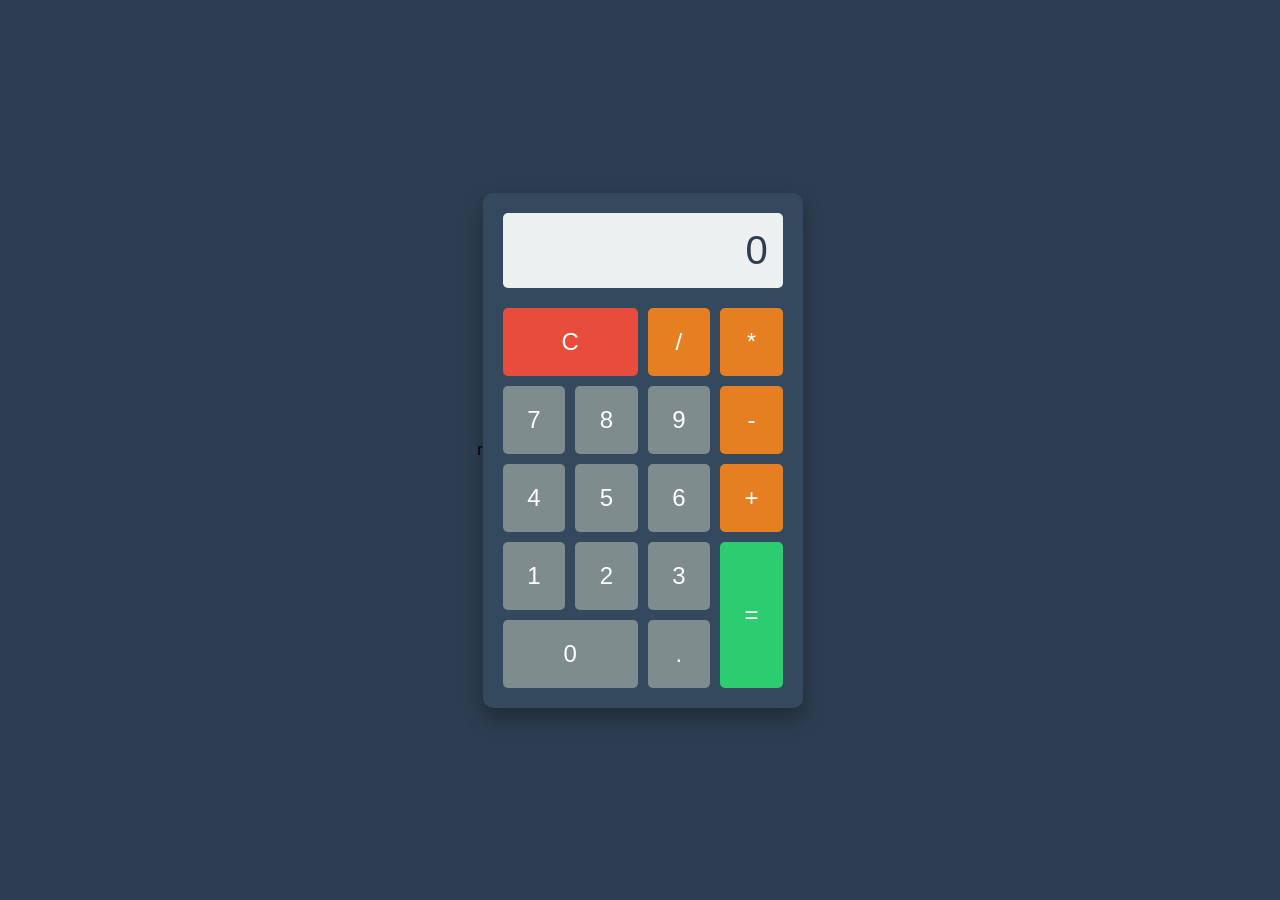
<file: calculator/index.html>
r<!DOCTYPE html>
<html lang="en">
<head>
    <meta charset="UTF-8">
    <meta name="viewport" content="width=device-width, initial-scale=1.0">
    <title>Basic Calculator</title>
    <link rel="stylesheet" href="style.css">
</head>
<body>
    <div class="calculator">
        <div class="display" id="display">0</div>
        <div class="buttons">
            <button class="btn clear">C</button>
            <button class="btn operator">/</button>
            <button class="btn operator">*</button>
            <button class="btn number">7</button>
            <button class="btn number">8</button>
            <button class="btn number">9</button>
            <button class="btn operator">-</button>
            <button class="btn number">4</button>
            <button class="btn number">5</button>
            <button class="btn number">6</button>
            <button class="btn operator">+</button>
            <button class="btn number">1</button>
            <button class="btn number">2</button>
            <button class="btn number">3</button>
            <button class="btn equal">=</button>
            <button class="btn number zero">0</button>
            <button class="btn number">.</button>
        </div>
    </div>
    <script src="script.js" deffer></script>
</body>
</html>
</file>
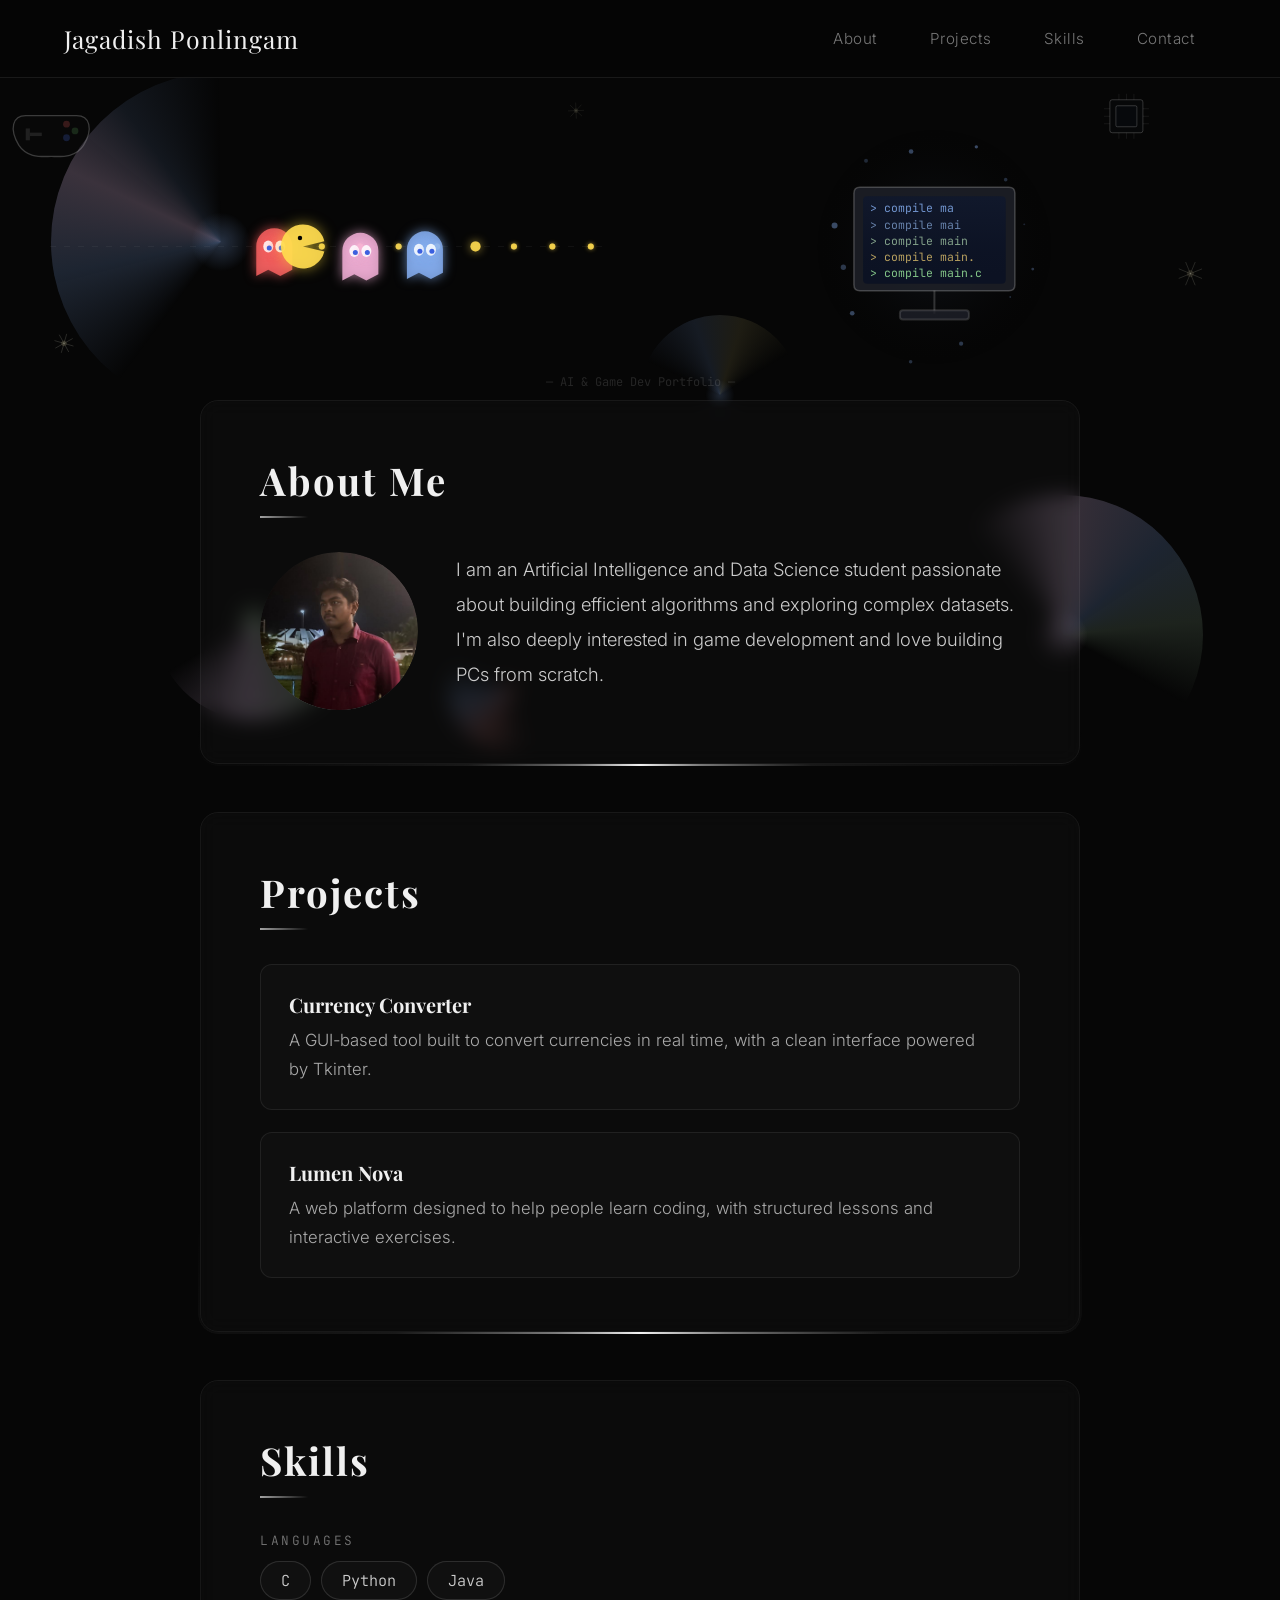
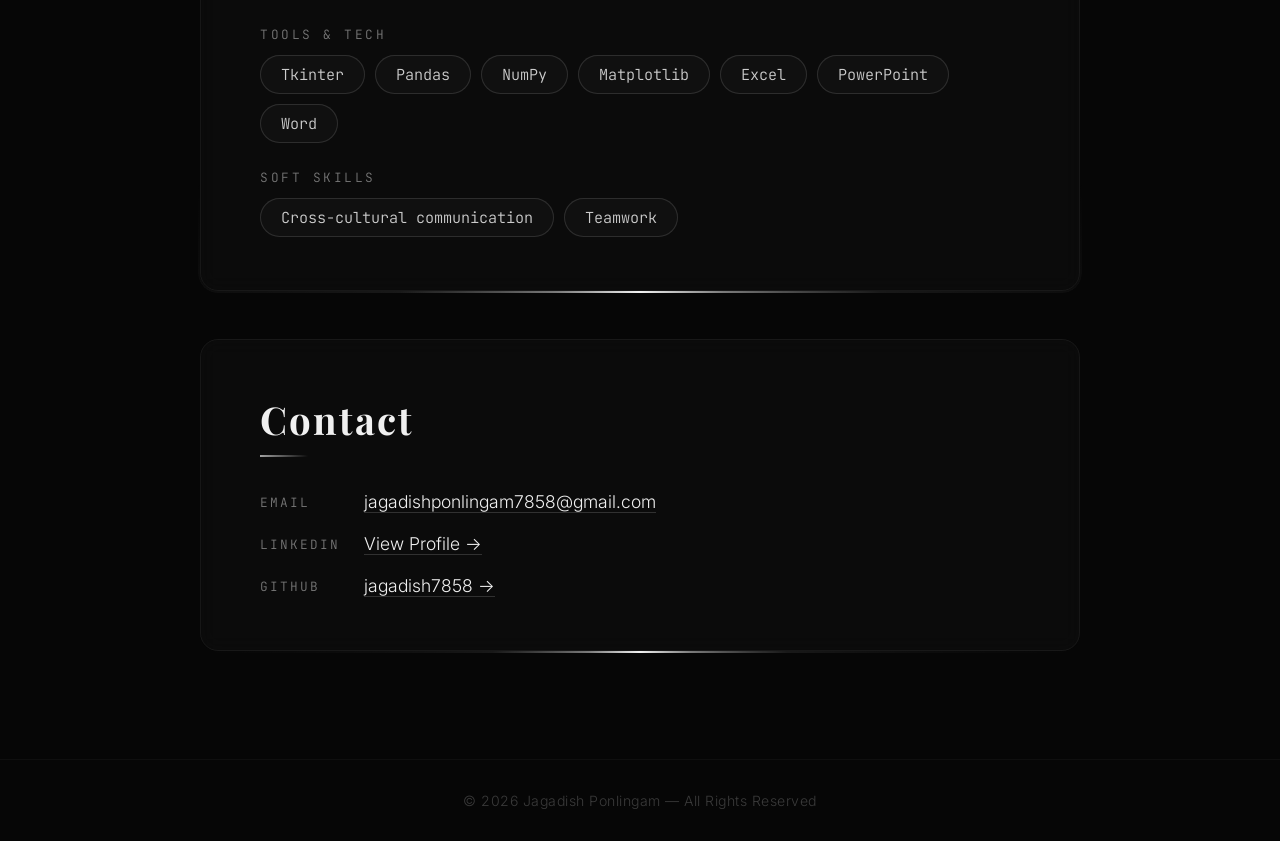
<file: Portfolio/index.html>
<!DOCTYPE html>
<html lang="en">
<head>
<meta charset="UTF-8">
<meta name="viewport" content="width=device-width, initial-scale=1.0">
<title>Jagadish Ponlingam — Portfolio</title>
<link href="https://fonts.googleapis.com/css2?family=Playfair+Display:wght@400;700&family=Inter:wght@300;400;500&family=JetBrains+Mono:wght@400;500&display=swap" rel="stylesheet">
<style>
*,*::before,*::after{box-sizing:border-box;margin:0;padding:0;}
:root{
  --silver:#c8c8c8;--silver-bright:#f0f0f0;--silver-dim:#777;
  --bg:#060606;--text:#ddd;--text-muted:#777;
}
html{scroll-behavior:smooth;}
body{background:var(--bg);color:var(--text);font-family:'Inter',sans-serif;font-weight:300;overflow-x:hidden;font-size:18px;}
#gemini-bg{position:fixed;inset:0;z-index:0;pointer-events:none;overflow:hidden;}
.gemini-orb{position:absolute;border-radius:50%;filter:blur(0px);}
.orb1{width:340px;height:340px;top:8%;left:4%;
  background:conic-gradient(from 0deg,transparent 60%,rgba(138,180,248,0.18) 72%,rgba(248,210,255,0.22) 82%,rgba(138,180,248,0.1) 90%,transparent 100%);
  animation:orbSpin1 8s linear infinite, orbFloat1 14s ease-in-out infinite alternate;}
.orb2{width:280px;height:280px;top:55%;right:6%;
  background:conic-gradient(from 120deg,transparent 55%,rgba(248,210,255,0.2) 68%,rgba(138,180,248,0.18) 80%,rgba(200,248,200,0.12) 90%,transparent 100%);
  animation:orbSpin2 10s linear infinite reverse, orbFloat2 16s ease-in-out infinite alternate;}
.orb3{width:200px;height:200px;bottom:20%;left:12%;
  background:conic-gradient(from 240deg,transparent 60%,rgba(200,248,200,0.15) 73%,rgba(248,210,255,0.2) 85%,transparent 100%);
  animation:orbSpin1 12s linear infinite, orbFloat3 11s ease-in-out infinite alternate;}
.orb4{width:160px;height:160px;top:35%;left:50%;
  background:conic-gradient(from 60deg,transparent 65%,rgba(138,180,248,0.12) 78%,rgba(248,230,138,0.1) 88%,transparent 100%);
  animation:orbSpin2 7s linear infinite, orbFloat1 18s ease-in-out infinite alternate;}
.orb5{width:120px;height:120px;top:70%;left:35%;
  background:conic-gradient(from 300deg,transparent 60%,rgba(248,138,138,0.12) 75%,rgba(138,180,248,0.14) 88%,transparent 100%);
  animation:orbSpin1 9s linear infinite reverse, orbFloat2 13s ease-in-out infinite alternate;}
.orb1::after,.orb2::after,.orb3::after,.orb4::after,.orb5::after{
  content:'';position:absolute;border-radius:50%;
  top:50%;left:50%;transform:translate(-50%,-50%);}
.orb1::after{width:60px;height:60px;background:radial-gradient(circle,rgba(138,180,248,0.25) 0%,transparent 70%);}
.orb2::after{width:50px;height:50px;background:radial-gradient(circle,rgba(248,210,255,0.2) 0%,transparent 70%);}
.orb3::after{width:40px;height:40px;background:radial-gradient(circle,rgba(200,248,200,0.2) 0%,transparent 70%);}
.orb4::after{width:30px;height:30px;background:radial-gradient(circle,rgba(138,180,248,0.18) 0%,transparent 70%);}
.orb5::after{width:25px;height:25px;background:radial-gradient(circle,rgba(248,138,138,0.15) 0%,transparent 70%);}
@keyframes orbSpin1{from{transform:rotate(0deg);}to{transform:rotate(360deg);}}
@keyframes orbSpin2{from{transform:rotate(0deg);}to{transform:rotate(-360deg);}}
@keyframes orbFloat1{0%{top:8%;left:4%;}50%{top:12%;left:6%;}100%{top:6%;left:2%;}}
@keyframes orbFloat2{0%{top:55%;right:6%;}50%{top:50%;right:9%;}100%{top:58%;right:4%;}}
@keyframes orbFloat3{0%{bottom:20%;left:12%;}50%{bottom:24%;left:9%;}100%{bottom:18%;left:14%;}}
nav{
  position:fixed;top:0;left:0;right:0;z-index:100;
  display:flex;justify-content:space-between;align-items:center;
  padding:20px 64px;
  background:rgba(6,6,6,0.88);backdrop-filter:blur(22px);
  border-bottom:1px solid rgba(200,200,200,0.1);
}
.nav-brand{font-family:'Playfair Display',serif;font-size:1.55rem;color:var(--silver-bright);text-decoration:none;letter-spacing:1px;}
.nav-links{display:flex;gap:10px;}
.nav-links a{
  color:var(--text-muted);text-decoration:none;font-size:0.95rem;letter-spacing:0.5px;
  padding:8px 20px;border:1px solid transparent;border-radius:22px;transition:all 0.3s ease;
}
.nav-links a:hover{color:var(--silver-bright);border-color:rgba(200,200,200,0.25);background:rgba(200,200,200,0.07);}
.hero-zone{
  position:relative;z-index:1;width:100%;height:320px;
  margin-top:80px;overflow:hidden;
  display:flex;align-items:center;justify-content:center;
}
#hero-canvas{position:absolute;inset:0;width:100%;height:100%;}
main{position:relative;z-index:1;padding-bottom:60px;}
.section{
  width:88%;max-width:880px;
  margin:0 auto 48px auto;
  padding:54px 60px;
  border-radius:18px;
  position:relative;
  background:rgba(255,255,255,0.022);
  backdrop-filter:blur(10px);
}
.section::before{
  content:'';
  position:absolute;
  inset:-2px;
  border-radius:20px;
  background:conic-gradient(
    from var(--angle,0deg),
    transparent 0%,
    transparent 30%,
    rgba(255,255,255,0.08) 38%,
    rgba(220,220,220,0.55) 45%,
    rgba(255,255,255,0.95) 50%,
    rgba(220,220,220,0.55) 55%,
    rgba(255,255,255,0.08) 62%,
    transparent 70%,
    transparent 100%
  );
  -webkit-mask:linear-gradient(#fff 0 0) content-box,linear-gradient(#fff 0 0);
  -webkit-mask-composite:xor;
  mask-composite:exclude;
  padding:2px;
  animation:spinBorder 4s linear infinite;
  pointer-events:none;
}
.section:nth-child(2)::before{animation-duration:4.5s;}
.section:nth-child(3)::before{animation-duration:5s;animation-direction:reverse;}
.section:nth-child(4)::before{animation-duration:3.8s;}
.section:nth-child(5)::before{animation-duration:4.2s;animation-direction:reverse;}
@property --angle{syntax:'<angle>';initial-value:0deg;inherits:false;}
@keyframes spinBorder{to{--angle:360deg;}}
.section::after{
  content:'';position:absolute;inset:0;border-radius:18px;
  border:1px solid rgba(200,200,200,0.07);pointer-events:none;
}
.section-title{
  font-family:'Playfair Display',serif;
  font-size:2.4rem;font-weight:700;
  color:var(--silver-bright);letter-spacing:2px;
  margin-bottom:34px;text-align:left;
  display:inline-block;position:relative;
}
.section-title::after{
  content:'';display:block;width:48px;height:2px;margin-top:10px;
  background:linear-gradient(90deg,rgba(200,200,200,0.8),transparent);
}
.about-layout{display:flex;align-items:flex-start;gap:38px;}
.photo-placeholder{
  width:158px;height:158px;min-width:158px;border-radius:50%;
  background:rgba(255,255,255,0.03);
  display:flex;flex-direction:column;align-items:center;justify-content:center;gap:9px;
  color:var(--text-muted);font-size:0.82rem;letter-spacing:0.5px;
  position:relative;overflow:hidden;
}
.photo-placeholder::before{
  content:'';position:absolute;inset:-2px;border-radius:50%;
  background:conic-gradient(from var(--angle,0deg),transparent 0%,transparent 35%,rgba(255,255,255,0.6) 50%,transparent 65%,transparent 100%);
  padding:2px;
  -webkit-mask:linear-gradient(#fff 0 0) content-box,linear-gradient(#fff 0 0);
  -webkit-mask-composite:xor;mask-composite:exclude;
  animation:spinBorder 3s linear infinite;
}
.photo-placeholder img {
  width: 100%;
  height: 100%;
  object-fit: cover;
  border-radius: inherit;
  position: absolute;
  inset: 0;
  z-index: 1;
}
.about-text p{font-size:1.15rem;line-height:1.9;color:#ccc;}
.projects-list{display:flex;flex-direction:column;gap:22px;}
.project-card{
  border:1px solid rgba(200,200,200,0.09);border-radius:12px;
  padding:26px 28px;background:rgba(255,255,255,0.018);
  transition:background 0.3s,border-color 0.3s;
}
.project-card:hover{background:rgba(200,200,200,0.05);border-color:rgba(200,200,200,0.28);}
.project-card strong{font-family:'Playfair Display',serif;font-size:1.25rem;color:var(--silver-bright);display:block;margin-bottom:8px;}
.project-card span{font-size:1.05rem;color:#aaa;line-height:1.7;}
.skills-group{margin-bottom:26px;}
.skills-group:last-child{margin-bottom:0;}
.skills-label{font-family:'JetBrains Mono',monospace;font-size:0.8rem;color:var(--text-muted);letter-spacing:2.5px;text-transform:uppercase;margin-bottom:12px;}
.skill-tags{display:flex;flex-wrap:wrap;gap:10px;}
.skill-tag{
  padding:8px 20px;border:1px solid rgba(200,200,200,0.16);border-radius:22px;
  font-size:0.95rem;color:#ccc;background:rgba(255,255,255,0.025);
  font-family:'JetBrains Mono',monospace;transition:all 0.25s ease;
}
.skill-tag:hover{border-color:rgba(200,200,200,0.48);color:var(--silver-bright);background:rgba(200,200,200,0.07);}
.contact-list{display:flex;flex-direction:column;gap:20px;}
.contact-row{display:flex;align-items:center;gap:18px;font-size:1.1rem;color:#bbb;}
.contact-label{font-family:'JetBrains Mono',monospace;font-size:0.8rem;letter-spacing:2px;color:var(--text-muted);text-transform:uppercase;min-width:86px;}
.contact-row a{color:var(--silver-bright);text-decoration:none;border-bottom:1px solid rgba(200,200,200,0.2);transition:border-color 0.2s;}
.contact-row a:hover{border-color:var(--silver-bright);}
footer{position:relative;z-index:1;text-align:center;padding:32px;font-size:0.88rem;color:#3a3a3a;border-top:1px solid rgba(200,200,200,0.05);letter-spacing:0.5px;}
@media(max-width:700px){
  nav{padding:16px 20px;}
  .nav-links a{padding:7px 13px;font-size:0.85rem;}
  .section{padding:36px 24px;width:95%;}
  .about-layout{flex-direction:column;align-items:flex-start;}
  .photo-placeholder{align-self:center;}
  body{font-size:16px;}
}
</style>
</head>
<body>
<div id="gemini-bg">
  <div class="gemini-orb orb1"></div>
  <div class="gemini-orb orb2"></div>
  <div class="gemini-orb orb3"></div>
  <div class="gemini-orb orb4"></div>
  <div class="gemini-orb orb5"></div>
</div>
<nav>
  <a href="#" class="nav-brand">Jagadish Ponlingam</a>
  <div class="nav-links">
    <a href="#about">About</a>
    <a href="#projects">Projects</a>
    <a href="#skills">Skills</a>
    <a href="#contact">Contact</a>
  </div>
</nav>
<div class="hero-zone" aria-hidden="true">
  <canvas id="hero-canvas"></canvas>
</div>
<main>
  <section class="section" id="about">
    <h2 class="section-title">About Me</h2>
    <div class="about-layout">
      <div class="photo-placeholder" title="Jagadish Ponlingam">
        <img src="profile_pic.jpeg" alt="Jagadish Ponlingam">
      </div>
      <div class="about-text">
        <p>I am an Artificial Intelligence and Data Science student passionate about building efficient algorithms and exploring complex datasets. I'm also deeply interested in game development and love building PCs from scratch.</p>
      </div>
    </div>
  </section>
  <section class="section" id="projects">
    <h2 class="section-title">Projects</h2>
    <div class="projects-list">
      <div class="project-card">
        <strong>Currency Converter</strong>
        <span>A GUI-based tool built to convert currencies in real time, with a clean interface powered by Tkinter.</span>
      </div>
      <div class="project-card">
        <strong>Lumen Nova</strong>
        <span>A web platform designed to help people learn coding, with structured lessons and interactive exercises.</span>
      </div>
    </div>
  </section>
  <section class="section" id="skills">
    <h2 class="section-title">Skills</h2>
    <div class="skills-group">
      <div class="skills-label">Languages</div>
      <div class="skill-tags">
        <span class="skill-tag">C</span>
        <span class="skill-tag">Python</span>
        <span class="skill-tag">Java</span>
      </div>
    </div>
    <div class="skills-group" style="margin-top:26px;">
      <div class="skills-label">Tools &amp; Tech</div>
      <div class="skill-tags">
        <span class="skill-tag">Tkinter</span>
        <span class="skill-tag">Pandas</span>
        <span class="skill-tag">NumPy</span>
        <span class="skill-tag">Matplotlib</span>
        <span class="skill-tag">Excel</span>
        <span class="skill-tag">PowerPoint</span>
        <span class="skill-tag">Word</span>
      </div>
    </div>
    <div class="skills-group" style="margin-top:26px;">
      <div class="skills-label">Soft Skills</div>
      <div class="skill-tags">
        <span class="skill-tag">Cross-cultural communication</span>
        <span class="skill-tag">Teamwork</span>
      </div>
    </div>
  </section>
  <section class="section" id="contact">
    <h2 class="section-title">Contact</h2>
    <div class="contact-list">
      <div class="contact-row">
        <span class="contact-label">Email</span>
        <a href="mailto:jagadishponlingam7858@gmail.com">jagadishponlingam7858@gmail.com</a>
      </div>
      <div class="contact-row">
        <span class="contact-label">LinkedIn</span>
        <a href="https://www.linkedin.com/in/jagadish-ponlingam-269614380/" target="_blank">View Profile →</a>
      </div>
      <div class="contact-row">
        <span class="contact-label">GitHub</span>
        <a href="https://github.com/jagadish7858" target="_blank">jagadish7858 →</a>
      </div>
    </div>
  </section>
</main>
<footer>&copy; 2026 Jagadish Ponlingam — All Rights Reserved</footer>
<script>
(function(){
  const canvas = document.getElementById('hero-canvas');
  const ctx = canvas.getContext('2d');
  let W, H, raf;
  function resize(){
    W = canvas.width  = canvas.offsetWidth;
    H = canvas.height = canvas.offsetHeight;
  }
  resize();
  window.addEventListener('resize', resize);
  const C = {
    silver:  'rgba(210,210,210,',
    blue:    'rgba(138,180,248,',
    pink:    'rgba(248,180,220,',
    green:   'rgba(160,240,160,',
    yellow:  'rgba(255,220,80,',
    red:     'rgba(255,100,100,',
  };
  const τ = Math.PI*2;
  function lerp(a,b,t){return a+(b-a)*t;}
  let pacT = 0;           
  let pacDir = 1;         
  let mouthA = 0;         
  let mouthDir = 1;
  const laneY = H * 0.5;
  const laneX0 = 40, laneX1 = W * 0.48;
  const pacR = 22;
  const dotCount = 14;
  let dotEaten = new Array(dotCount).fill(false);
  const ghosts = [
    {color:C.red,   off:0.10, wobble:0,    dir:1},
    {color:C.pink,  off:0.26, wobble:0.8,  dir:-1},
    {color:C.blue,  off:0.38, wobble:1.6,  dir:1},
  ];
  let ghostT = 0;
  let compFloat = 0; // time for bobbing
  const codeLines = ['> compile main.c','  linking...','  OK 0 errors','> run output','  Hello, World!'];
  let codeLineIdx = 0, codeCharIdx = 0, codeTimer = 0;
  let visibleLines = [];
  const sparks = Array.from({length:12}, (_,i)=>({
    angle: (i/12)*τ,
    dist:  90 + Math.random()*30,
    size:  1 + Math.random()*2,
    speed: 0.3 + Math.random()*0.4,
    phase: Math.random()*τ,
  }));
  const doodles = [
    {type:'controller', x:W*0.02, y:H*0.12, scale:0.8, phase:0},
    {type:'chip',       x:W*0.85, y:H*0.08, scale:0.7, phase:1.2},
    {type:'star',       x:W*0.92, y:H*0.55, scale:0.6, phase:2.4},
    {type:'star',       x:W*0.1,  y:H*0.78, scale:0.5, phase:0.6},
  ];
  function drawDot(x,y,eaten,big){
    if(eaten) return;
    ctx.beginPath();
    ctx.arc(x,y,big?5:3,0,τ);
    ctx.fillStyle = C.yellow+'0.7)';
    ctx.fill();
    ctx.save();
    ctx.shadowColor = 'rgba(255,220,80,0.9)';
    ctx.shadowBlur = big?10:4;
    ctx.fill();
    ctx.restore();
  }
  function drawPacman(x,y,r,open,dir){
    const base = dir===-1 ? Math.PI : 0;
    const a0 = base + open, a1 = base + τ - open;
    ctx.save();
    ctx.beginPath();
    ctx.moveTo(x,y);
    ctx.arc(x,y,r, a0, a1);
    ctx.closePath();
    ctx.fillStyle = C.yellow+'0.92)';
    ctx.shadowColor='rgba(255,220,60,0.6)';
    ctx.shadowBlur=14;
    ctx.fill();
    const eyeOffX = dir === 1 ? -3 : 3;
    ctx.beginPath();
    ctx.arc(x+eyeOffX, y-r*0.38, r*0.1, 0, τ);
    ctx.fillStyle='#000';
    ctx.shadowBlur=0;
    ctx.fill();
    ctx.restore();
  }
  function drawGhost(x,y,col){
    const r=18;
    ctx.save();
    ctx.shadowColor=col+'0.8)';ctx.shadowBlur=12;
    ctx.fillStyle=col+'0.82)';
    ctx.beginPath();
    ctx.arc(x,y-r*0.3,r,Math.PI,0);
    ctx.lineTo(x+r, y+r*1.0);
    for(let i=3;i>=0;i--){
      const fx = x + r - (3-i)*(r*2/3);
      const fy = y + r*1.0 + (i%2===0 ? r*0.35 : 0);
      ctx.lineTo(fx,fy);
    }
    ctx.lineTo(x-r, y+r*1.0);
    ctx.closePath();
    ctx.fill();
    ctx.fillStyle='rgba(255,255,255,0.9)';
    ctx.beginPath();ctx.ellipse(x-6,y-r*0.28,5,6,0,0,τ);ctx.fill();
    ctx.beginPath();ctx.ellipse(x+6,y-r*0.28,5,6,0,0,τ);ctx.fill();
    ctx.fillStyle='rgba(40,80,220,0.9)';
    ctx.beginPath();ctx.arc(x-5,y-r*0.2,2.5,0,τ);ctx.fill();
    ctx.beginPath();ctx.arc(x+7,y-r*0.2,2.5,0,τ);ctx.fill();
    ctx.restore();
  }
  function drawComputer(cx,cy,t){
    const s=1.15;
    ctx.save();
    ctx.translate(cx,cy);
    const bob = Math.sin(t*1.1)*7;
    ctx.translate(0,bob);
    const grad=ctx.createRadialGradient(0,0,10,0,0,120);
    grad.addColorStop(0,'rgba(138,180,248,0.07)');
    grad.addColorStop(1,'transparent');
    ctx.fillStyle=grad;
    ctx.beginPath();ctx.arc(0,0,120,0,τ);ctx.fill();
    ctx.fillStyle='rgba(30,32,40,0.88)';
    ctx.strokeStyle='rgba(200,200,200,0.28)';
    ctx.lineWidth=1.5;
    roundRect(ctx,-70*s,-52*s,140*s,90*s,6);
    ctx.fill();ctx.stroke();
    ctx.fillStyle='rgba(12,18,35,0.95)';
    roundRect(ctx,-62*s,-44*s,124*s,76*s,4);
    ctx.fill();
    const sheen=ctx.createLinearGradient(-62*s,-44*s,-62*s,32*s);
    sheen.addColorStop(0,'rgba(138,180,248,0.04)');
    sheen.addColorStop(0.5,'rgba(138,180,248,0.01)');
    sheen.addColorStop(1,'transparent');
    ctx.fillStyle=sheen;
    roundRect(ctx,-62*s,-44*s,124*s,76*s,4);
    ctx.fill();
    ctx.font=`${10*s}px 'JetBrains Mono',monospace`;
    const lineColors=['rgba(138,180,248,0.8)','rgba(160,200,255,0.6)','rgba(180,220,180,0.7)','rgba(255,220,120,0.7)','rgba(160,240,160,0.8)'];
    for(let i=0;i<visibleLines.length;i++){
      ctx.fillStyle=lineColors[i%lineColors.length];
      ctx.fillText(visibleLines[i], -56*s, (-30+i*14)*s);
    }
    if(Math.floor(t*2)%2===0 && visibleLines.length > 0){
      const lastLine = visibleLines[visibleLines.length-1]||'';
      const tw = ctx.measureText(lastLine).width;
      ctx.fillStyle='rgba(200,220,255,0.8)';
      ctx.fillRect(-56*s+tw, (-38+(visibleLines.length-1)*14)*s, 6, 10*s);
    }
    ctx.strokeStyle='rgba(200,200,200,0.22)';ctx.lineWidth=2;
    ctx.beginPath();ctx.moveTo(0,38*s);ctx.lineTo(0,58*s);ctx.stroke();
    ctx.fillStyle='rgba(30,32,40,0.8)';
    roundRect(ctx,-30*s,55*s,60*s,8*s,3);
    ctx.fill();ctx.strokeStyle='rgba(200,200,200,0.18)';ctx.stroke();
    ctx.restore();
  }
  function roundRect(ctx,x,y,w,h,r){
    ctx.beginPath();
    ctx.moveTo(x+r,y);
    ctx.lineTo(x+w-r,y);ctx.quadraticCurveTo(x+w,y,x+w,y+r);
    ctx.lineTo(x+w,y+h-r);ctx.quadraticCurveTo(x+w,y+h,x+w-r,y+h);
    ctx.lineTo(x+r,y+h);ctx.quadraticCurveTo(x,y+h,x,y+h-r);
    ctx.lineTo(x,y+r);ctx.quadraticCurveTo(x,y,x+r,y);
    ctx.closePath();
  }
  function drawController(x,y,sc,alpha){
    ctx.save();ctx.translate(x,y);ctx.scale(sc,sc);
    ctx.strokeStyle=`rgba(200,200,200,${alpha})`;ctx.lineWidth=1.5;ctx.fillStyle=`rgba(30,30,30,${alpha*0.4})`;
    ctx.beginPath();
    ctx.moveTo(-38,15);ctx.bezierCurveTo(-50,-5,-45,-20,-30,-20);
    ctx.lineTo(30,-20);ctx.bezierCurveTo(45,-20,50,-5,38,15);
    ctx.bezierCurveTo(28,30,12,28,0,28);ctx.bezierCurveTo(-12,28,-28,30,-38,15);
    ctx.closePath();ctx.fill();ctx.stroke();
    ctx.fillStyle=`rgba(150,150,150,${alpha*0.6})`;
    ctx.fillRect(-30,-5,5,14);ctx.fillRect(-25,0,14,4);
    const btns=[{x:18,y:-10,c:`rgba(255,100,100,${alpha*0.7})`},{x:28,y:-2,c:`rgba(100,180,100,${alpha*0.7})`},{x:18,y:6,c:`rgba(80,120,255,${alpha*0.7})`}];
    btns.forEach(b=>{ctx.beginPath();ctx.arc(b.x,b.y,4,0,τ);ctx.fillStyle=b.c;ctx.fill();});
    ctx.restore();
  }
  function drawChip(x,y,sc,alpha){
    ctx.save();ctx.translate(x,y);ctx.scale(sc,sc);
    ctx.strokeStyle=`rgba(200,200,200,${alpha})`;ctx.lineWidth=1.2;
    ctx.fillStyle=`rgba(20,24,35,${alpha*0.5})`;
    roundRect(ctx,-22,-22,44,44,3);ctx.fill();ctx.stroke();
    ctx.fillStyle=`rgba(12,16,28,${alpha*0.6})`;
    roundRect(ctx,-14,-14,28,28,2);ctx.fill();ctx.stroke();
    const pins=[-10,0,10];
    pins.forEach(p=>{
      ctx.strokeStyle=`rgba(180,180,180,${alpha*0.5})`;ctx.lineWidth=1;
      ctx.beginPath();ctx.moveTo(-22,p);ctx.lineTo(-30,p);ctx.stroke();
      ctx.beginPath();ctx.moveTo(22,p);ctx.lineTo(30,p);ctx.stroke();
      ctx.beginPath();ctx.moveTo(p,-22);ctx.lineTo(p,-30);ctx.stroke();
      ctx.beginPath();ctx.moveTo(p,22);ctx.lineTo(p,30);ctx.stroke();
    });
    ctx.restore();
  }
  function drawStar(x,y,sc,alpha,t){
    ctx.save();ctx.translate(x,y);ctx.rotate(t*0.5);ctx.scale(sc,sc);
    ctx.strokeStyle=`rgba(220,220,200,${alpha})`;ctx.lineWidth=1;
    for(let i=0;i<4;i++){
      ctx.save();ctx.rotate(i*Math.PI/4);
      ctx.beginPath();ctx.moveTo(0,-18);ctx.lineTo(0,18);ctx.stroke();
      ctx.restore();
    }
    ctx.beginPath();ctx.arc(0,0,5,0,τ);ctx.fillStyle=`rgba(255,240,180,${alpha*0.5})`;ctx.fill();
    ctx.restore();
  }
  let last=0;
  function tick(ts){
    const dt=Math.min((ts-last)/1000,0.05);last=ts;
    ctx.clearRect(0,0,W,H);
    const ly = H*0.52;
    const lx0=50, lx1=W*0.5-30;
    pacT += dt * 0.28 * pacDir;
    if(pacT>=1){pacT=1;pacDir=-1;dotEaten.fill(false);}
    if(pacT<=0){pacT=0;pacDir=1;dotEaten.fill(false);}
    mouthA += dt * 3.5 * mouthDir;
    if(mouthA>0.42)mouthDir=-1;
    if(mouthA<0.02)mouthDir=1;
    const pacX = lerp(lx0+pacR,lx1,pacT);
    for(let i=0;i<dotCount;i++){
      const dx=lx0+pacR + (i+0.5)/(dotCount)*(lx1-lx0-pacR);
      const big=i%4===0;
      if(!dotEaten[i]&&Math.abs(dx-pacX)<14){dotEaten[i]=true;}
    }
    ghostT += dt * 0.18;
    codeTimer+=dt;
    if(codeTimer>0.07){
      codeTimer=0;
      const line=codeLines[codeLineIdx];
      codeCharIdx++;
      if(codeCharIdx>line.length){
        if(visibleLines.length<5)visibleLines.push(line);
        else{visibleLines.shift();visibleLines.push(line);}
        codeLineIdx=(codeLineIdx+1)%codeLines.length;
        codeCharIdx=0;
        codeTimer=-0.6; // pause between lines
      } else {
        const partial=line.slice(0,codeCharIdx);
        const vl=[...visibleLines];
        if(vl.length===0||vl[vl.length-1]!==line){
          if(vl.length>=5)vl.shift();
          vl.push(partial);
          visibleLines=vl;
        } else {
          visibleLines[visibleLines.length-1]=partial;
        }
      }
    }
    compFloat+=dt;
    ctx.strokeStyle='rgba(200,200,200,0.07)';ctx.lineWidth=1;ctx.setLineDash([6,8]);
    ctx.beginPath();ctx.moveTo(lx0,ly);ctx.lineTo(lx1,ly);ctx.stroke();
    ctx.setLineDash([]);
    for(let i=0;i<dotCount;i++){
      const dx=lx0+pacR + (i+0.5)/dotCount*(lx1-lx0-pacR);
      drawDot(dx,ly,dotEaten[i],i%5===0);
    }
    ghosts.forEach((g,idx)=>{
      const gx=lerp(lx0+pacR,lx1, ((ghostT+g.off)%1));
      const gy=ly + Math.sin(ghostT*2+g.wobble)*10;
      drawGhost(gx,gy,g.color);
    });
    drawPacman(pacX,ly,pacR,mouthA,pacDir);
    const compX=W*0.73, compY=H*0.50;
    drawComputer(compX,compY,compFloat);
    sparks.forEach(sp=>{
      sp.angle+=sp.speed*dt;
      const sx=compX+Math.cos(sp.angle)*sp.dist;
      const sy=compY+Math.sin(sp.angle)*sp.dist+Math.sin(compFloat*1.1)*6;
      const pulse=(Math.sin(compFloat*2+sp.phase)+1)*0.5;
      ctx.beginPath();ctx.arc(sx,sy,sp.size*(0.6+pulse*0.7),0,τ);
      ctx.fillStyle=`rgba(138,180,248,${0.18+pulse*0.22})`;
      ctx.fill();
    });
    const dd=[
      {type:'controller', x:W*0.04, y:H*0.14, sc:0.85, ph:0},
      {type:'chip',       x:W*0.88, y:H*0.1,  sc:0.75, ph:1.2},
      {type:'star',       x:W*0.93, y:H*0.62, sc:0.7,  ph:2.4},
      {type:'star',       x:W*0.05, y:H*0.80, sc:0.55, ph:0.6},
      {type:'star',       x:W*0.45, y:H*0.12, sc:0.45, ph:3.1},
    ];
    dd.forEach(d=>{
      const bobY=Math.sin(compFloat*0.9+d.ph)*8;
      const alpha=0.22+Math.sin(compFloat*0.7+d.ph)*0.06;
      if(d.type==='controller') drawController(d.x,d.y+bobY,d.sc,alpha);
      else if(d.type==='chip')  drawChip(d.x,d.y+bobY,d.sc,alpha);
      else drawStar(d.x,d.y+bobY,d.sc,alpha,compFloat+d.ph);
    });
    ctx.font="12px 'JetBrains Mono',monospace";
    ctx.fillStyle='rgba(150,150,150,0.22)';
    ctx.textAlign='center';
    ctx.fillText('— AI & Game Dev Portfolio —',W/2,H-14);
    ctx.textAlign='left';
    raf=requestAnimationFrame(tick);
  }
  raf=requestAnimationFrame(tick);
})();
</script>
</body>
</html>
</file>
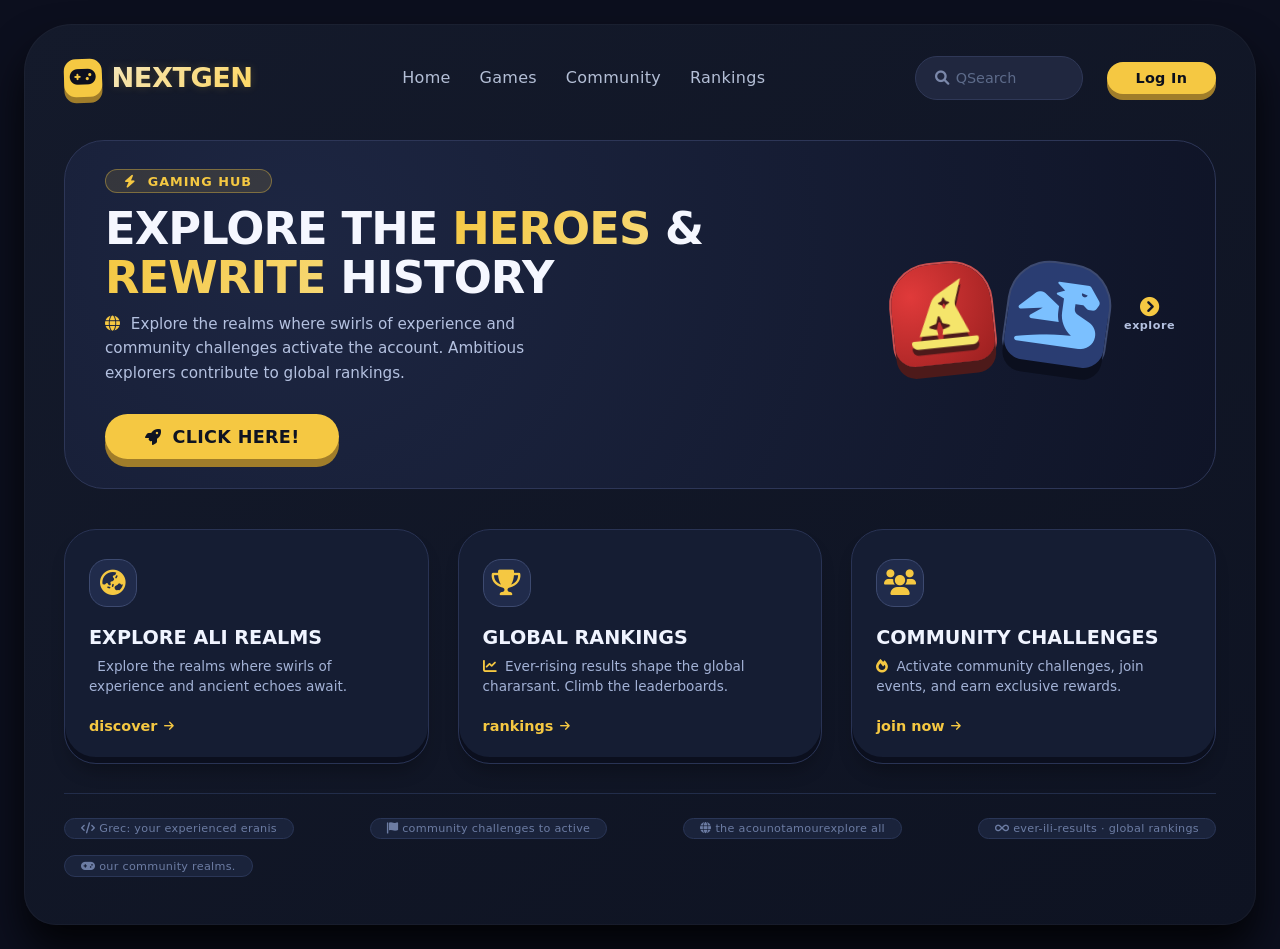
<file: lander.html>
<!DOCTYPE html>
<html lang="en">
<head>
  <meta charset="UTF-8">
  <meta name="viewport" content="width=device-width, initial-scale=1.0">
  <title>NextGen Gaming Hub</title>
  <link rel="stylesheet" href="https://cdnjs.cloudflare.com/ajax/libs/font-awesome/6.0.0-beta3/css/all.min.css">
  <style>
    * {
      margin: 0;
      padding: 0;
      box-sizing: border-box;
      font-family: 'Segoe UI', Roboto, system-ui, sans-serif;
    }
    body {
      background: #0c0f1e;
      min-height: 100vh;
      display: flex;
      justify-content: center;
      align-items: center;
      padding: 1.5rem;
    }
    .card {
      max-width: 1300px;
      width: 100%;
      background: linear-gradient(145deg, #141a2b, #0e1322);
      border-radius: 3rem 3rem 2rem 2rem;
      padding: 2rem 2.5rem 3rem;
      box-shadow: 0 25px 40px rgba(0, 0, 0, 0.8), inset 0 0 0 1px rgba(255, 255, 255, 0.03);
      transition: all 0.2s;
    }
    nav {
      display: flex;
      align-items: center;
      justify-content: space-between;
      flex-wrap: wrap;
      gap: 1.2rem 2rem;
      margin-bottom: 2.5rem;
    }
    .logo-area {
      display: flex;
      align-items: center;
      gap: 0.6rem;
    }
    .logo-icon {
      background: #f5c842;
      width: 38px;
      height: 38px;
      border-radius: 12px;
      display: flex;
      align-items: center;
      justify-content: center;
      font-weight: 800;
      font-size: 1.3rem;
      color: #0c0f1e;
      box-shadow: 0 6px 0 #a07d2a;
      transform: rotate(-2deg);
    }
    .brand {
      font-size: 1.7rem;
      font-weight: 700;
      letter-spacing: -0.5px;
      background: linear-gradient(135deg, #f5e9c4, #ffd966);
      -webkit-background-clip: text;
      background-clip: text;
      color: transparent;
      text-shadow: 0 0 10px rgba(245, 200, 66, 0.2);
    }
    .nav-links {
      display: flex;
      align-items: center;
      gap: 1.8rem;
      font-weight: 500;
      color: #b4bfd6;
      flex-wrap: wrap;
    }
    .nav-links a {
      color: #b4bfd6;
      text-decoration: none;
      font-size: 1rem;
      transition: 0.2s;
      letter-spacing: 0.3px;
    }
    .nav-links a:hover {
      color: #f5c842;
    }
    .nav-right {
      display: flex;
      align-items: center;
      gap: 1.5rem;
    }
    .search-wrapper {
      background: #20273f;
      padding: 0.4rem 1rem 0.4rem 1.2rem;
      border-radius: 40px;
      display: flex;
      align-items: center;
      gap: 0.4rem;
      border: 1px solid #2f3857;
    }
    .search-wrapper i {
      color: #7b88aa;
      font-size: 0.9rem;
    }
    .search-wrapper input {
      background: transparent;
      border: none;
      padding: 0.4rem 0;
      color: #eef2ff;
      font-size: 0.9rem;
      width: 110px;
      outline: none;
    }
    .search-wrapper input::placeholder {
      color: #5d6b8a;
      font-weight: 300;
    }
    .login-btn {
      background: #f5c842;
      border: none;
      padding: 0.5rem 1.8rem;
      border-radius: 40px;
      font-weight: 700;
      font-size: 0.9rem;
      color: #0b0f1c;
      cursor: pointer;
      box-shadow: 0 6px 0 #a07d2a;
      transition: 0.1s linear;
      letter-spacing: 0.3px;
    }
    .login-btn:active {
      transform: translateY(4px);
      box-shadow: 0 2px 0 #a07d2a;
    }
    .hero {
      display: flex;
      flex-wrap: wrap;
      align-items: center;
      justify-content: space-between;
      margin: 0.5rem 0 2rem 0;
      background: radial-gradient(circle at 20% 30%, #1d2642, #0f1427);
      border-radius: 2.5rem;
      padding: 1.8rem 2.5rem 1.8rem 2.5rem;
      border: 1px solid #2d3657;
      position: relative;
      overflow: hidden;
    }
    .hero-text {
      flex: 1 1 260px;
      z-index: 2;
    }
    .hero-text .tag {
      font-size: 0.8rem;
      background: #f5c84220;
      padding: 0.2rem 1.2rem;
      border-radius: 40px;
      border: 1px solid #f5c84260;
      display: inline-block;
      color: #f5c842;
      font-weight: 600;
      letter-spacing: 1px;
      margin-bottom: 0.5rem;
    }
    .hero-text h1 {
      font-size: 2.8rem;
      font-weight: 800;
      line-height: 1.1;
      color: #f5f7ff;
      letter-spacing: -0.02em;
      margin: 0.2rem 0 0.6rem;
    }
    .hero-text h1 span {
      background: linear-gradient(135deg, #f5c842, #f7d875);
      -webkit-background-clip: text;
      background-clip: text;
      color: transparent;
      display: inline-block;
    }
    .hero-text p {
      color: #b4c1e0;
      max-width: 420px;
      font-size: 0.95rem;
      line-height: 1.6;
      margin-bottom: 1.8rem;
    }
    .cta-button {
      background: #f5c842;
      border: none;
      padding: 0.8rem 2.5rem;
      border-radius: 60px;
      font-weight: 800;
      font-size: 1.1rem;
      color: #0e1322;
      box-shadow: 0 8px 0 #a07d2a;
      cursor: pointer;
      transition: 0.1s linear;
      display: inline-flex;
      align-items: center;
      gap: 0.7rem;
      letter-spacing: 0.3px;
    }
    .cta-button:active {
      transform: translateY(6px);
      box-shadow: 0 2px 0 #a07d2a;
    }
    .cta-button i {
      font-size: 1rem;
    }
    .hero-characters {
      flex: 0 0 auto;
      display: flex;
      align-items: center;
      gap: 1rem;
      margin: 0.5rem 0;
      z-index: 2;
    }
    .character {
      width: 100px;
      height: 100px;
      background: #1f2945;
      border-radius: 40px 40px 20px 20px;
      display: flex;
      align-items: center;
      justify-content: center;
      font-size: 4rem;
      transform: rotate(6deg);
      box-shadow: 0 12px 0 #0b0f1e, 0 0 0 2px #3d4a70;
      transition: 0.2s;
      background: radial-gradient(circle at 30% 30%, #2d3a60, #131b32);
    }
    .character-mario {
      transform: rotate(-4deg);
      background: radial-gradient(circle at 20% 30%, #e03a3a, #9a1f1f);
      box-shadow: 0 12px 0 #4d1a1a, 0 0 0 2px #c94f4f;
      font-size: 4.2rem;
    }
    .character-mario i {
      filter: drop-shadow(0 6px 0 #4d1a1a);
    }
    .character-link {
      display: flex;
      flex-direction: column;
      align-items: center;
      color: #b4c1e0;
      font-size: 0.7rem;
      font-weight: 600;
      letter-spacing: 0.5px;
      gap: 0.2rem;
    }
    .character-link i {
      font-size: 1.2rem;
      color: #f5c842;
    }
    .feature-grid {
      display: grid;
      grid-template-columns: repeat(auto-fit, minmax(200px, 1fr));
      gap: 1.8rem;
      margin-top: 2.5rem;
    }
    .feature-card {
      background: #151d33;
      padding: 1.8rem 1.5rem 1.8rem;
      border-radius: 2rem;
      border: 1px solid #293354;
      box-shadow: inset 0 -6px 0 #0b0f1e, 0 12px 20px -8px #00000055;
      transition: 0.2s;
    }
    .feature-card:hover {
      border-color: #f5c84280;
      transform: translateY(-3px);
    }
    .feature-card .icon-bg {
      background: #202b4b;
      width: 48px;
      height: 48px;
      border-radius: 18px;
      display: flex;
      align-items: center;
      justify-content: center;
      font-size: 1.6rem;
      color: #f5c842;
      margin-bottom: 1.2rem;
      border: 1px solid #3d4a70;
    }
    .feature-card h3 {
      color: #f0f4ff;
      font-size: 1.2rem;
      font-weight: 700;
      margin-bottom: 0.4rem;
    }
    .feature-card p {
      color: #a3b2d6;
      font-size: 0.85rem;
      line-height: 1.5;
      margin-bottom: 1.2rem;
    }
    .feature-card .action-link {
      color: #f5c842;
      font-weight: 600;
      font-size: 0.9rem;
      text-decoration: none;
      display: inline-flex;
      align-items: center;
      gap: 0.4rem;
    }
    .feature-card .action-link i {
      font-size: 0.7rem;
      transition: 0.2s;
    }
    .feature-card .action-link:hover i {
      transform: translateX(4px);
    }
    .micro-copy {
      margin-top: 1.8rem;
      color: #6c7ca3;
      font-size: 0.7rem;
      letter-spacing: 0.3px;
      border-top: 1px solid #222d4a;
      padding-top: 1.5rem;
      display: flex;
      flex-wrap: wrap;
      justify-content: space-between;
      gap: 1rem;
    }
    .micro-copy span {
      background: #1a233b;
      padding: 0.2rem 1rem;
      border-radius: 40px;
      border: 1px solid #2a3657;
    }
    @media (max-width: 900px) {
      .card { padding: 1.5rem; }
      .hero { flex-direction: column; align-items: start; }
      .hero-characters { align-self: flex-end; margin-top: 1rem; }
    }
    @media (max-width: 650px) {
      nav { flex-direction: column; align-items: stretch; }
      .nav-links { justify-content: center; }
      .nav-right { justify-content: center; }
      .search-wrapper input { width: 80px; }
    }
  </style>
</head>
<body>
<div class="card">
  <nav>
    <div class="logo-area">
      <div class="logo-icon"><i class="fas fa-gamepad"></i></div>
      <span class="brand">NEXTGEN</span>
    </div>
    <div class="nav-links">
      <a href="#">Home</a>
      <a href="#">Games</a>
      <a href="#">Community</a>
      <a href="#">Rankings</a>
    </div>
    <div class="nav-right">
      <div class="search-wrapper">
        <i class="fas fa-search"></i>
        <input type="text" placeholder="QSearch">
      </div>
      <button class="login-btn">Log In</button>
    </div>
  </nav>
  <div class="hero">
    <div class="hero-text">
      <div class="tag"><i class="fas fa-bolt" style="margin-right: 6px;"></i> GAMING HUB</div>
      <h1>EXPLORE THE <span>HEROES</span> & <span>REWRITE</span> HISTORY</h1>
      <p>
        <i class="fas fa-globe" style="color: #f5c842; margin-right: 6px;"></i>
        Explore the realms where swirls of experience and community challenges activate the account. 
        Ambitious explorers contribute to global rankings.
      </p>
      <button class="cta-button">
        <i class="fas fa-rocket"></i> CLICK HERE!
      </button>
    </div>
    <div class="hero-characters">
      <div class="character character-mario" style="transform: rotate(-6deg);">
        <i class="fas fa-hat-wizard" style="color: #f5e56b;"></i>
      </div>
      <div class="character" style="transform: rotate(8deg); background: #2a3d72;">
        <i class="fas fa-dragon" style="color: #7bc0ff;"></i>
      </div>
      <div class="character-link">
        <i class="fas fa-chevron-circle-right"></i>
        <span>explore</span>
      </div>
    </div>
  </div>
  <div class="feature-grid">
    <div class="feature-card">
      <div class="icon-bg"><i class="fas fa-globe-asia"></i></div>
      <h3>EXPLORE ALI REALMS</h3>
      <p>
        <i class="fas fa-swirl" style="margin-right: 4px; color: #f5c842;"></i>
        Explore the realms where swirls of experience and ancient echoes await.
      </p>
      <a href="#" class="action-link">discover <i class="fas fa-arrow-right"></i></a>
    </div>
    <div class="feature-card">
      <div class="icon-bg"><i class="fas fa-trophy"></i></div>
      <h3>GLOBAL RANKINGS</h3>
      <p>
        <i class="fas fa-chart-line" style="margin-right: 4px; color: #f5c842;"></i>
        Ever-rising results shape the global chararsant. Climb the leaderboards.
      </p>
      <a href="#" class="action-link">rankings <i class="fas fa-arrow-right"></i></a>
    </div>
    <div class="feature-card">
      <div class="icon-bg"><i class="fas fa-users"></i></div>
      <h3>COMMUNITY CHALLENGES</h3>
      <p>
        <i class="fas fa-fire" style="margin-right: 4px; color: #f5c842;"></i>
        Activate community challenges, join events, and earn exclusive rewards.
      </p>
      <a href="#" class="action-link">join now <i class="fas fa-arrow-right"></i></a>
    </div>
  </div>
  <div class="micro-copy">
    <span><i class="fas fa-code"></i> Grec: your experienced eranis</span>
    <span><i class="fas fa-flag"></i> community challenges to active</span>
    <span><i class="fas fa-globe"></i> the acounotamourexplore all</span>
    <span><i class="fas fa-infinity"></i> ever-ili-results · global rankings</span>
    <span><i class="fas fa-gamepad"></i> our community realms.</span>
  </div>
</div>
</body>
</html>
</file>
<file: calculator/style.css>
* {
    box-sizing: border-box;
    margin: 0;
    padding: 0;
}
body {
    display: flex;
    justify-content: center;
    align-items: center;
    height: 100vh;
    background-color: #2c3e50;
    font-family: Arial, sans-serif;
}
.calculator {
    background-color: #34495e;
    padding: 20px;
    border-radius: 10px;
    box-shadow: 0 10px 20px rgba(0, 0, 0, 0.3);
    width: 320px;
}
.display {
    background-color: #ecf0f1;
    color: #2c3e50;
    font-size: 2.5rem;
    text-align: right;
    padding: 15px;
    border-radius: 5px;
    margin-bottom: 20px;
    word-wrap: break-word;
    min-height: 70px;
}
.buttons {
    display: grid;
    grid-template-columns: repeat(4, 1fr);
    gap: 10px;
}
.btn {
    background-color: #7f8c8d;
    color: white;
    border: none;
    padding: 20px;
    font-size: 1.5rem;
    border-radius: 5px;
    cursor: pointer;
    transition: background-color 0.2s;
}
.btn:hover {
    background-color: #95a5a6;
}
.operator {
    background-color: #e67e22;
}
.operator:hover {
    background-color: #d35400;
}
.clear {
    background-color: #e74c3c;
    grid-column: span 2; /* Spans across 2 columns */
}
.clear:hover {
    background-color: #c0392b;
}
.equal {
    background-color: #2ecc71;
    grid-row: span 2; /* Spans down 2 rows */
}
.equal:hover {
    background-color: #27ae60;
}
.zero {
    grid-column: span 2;
}
</file>
